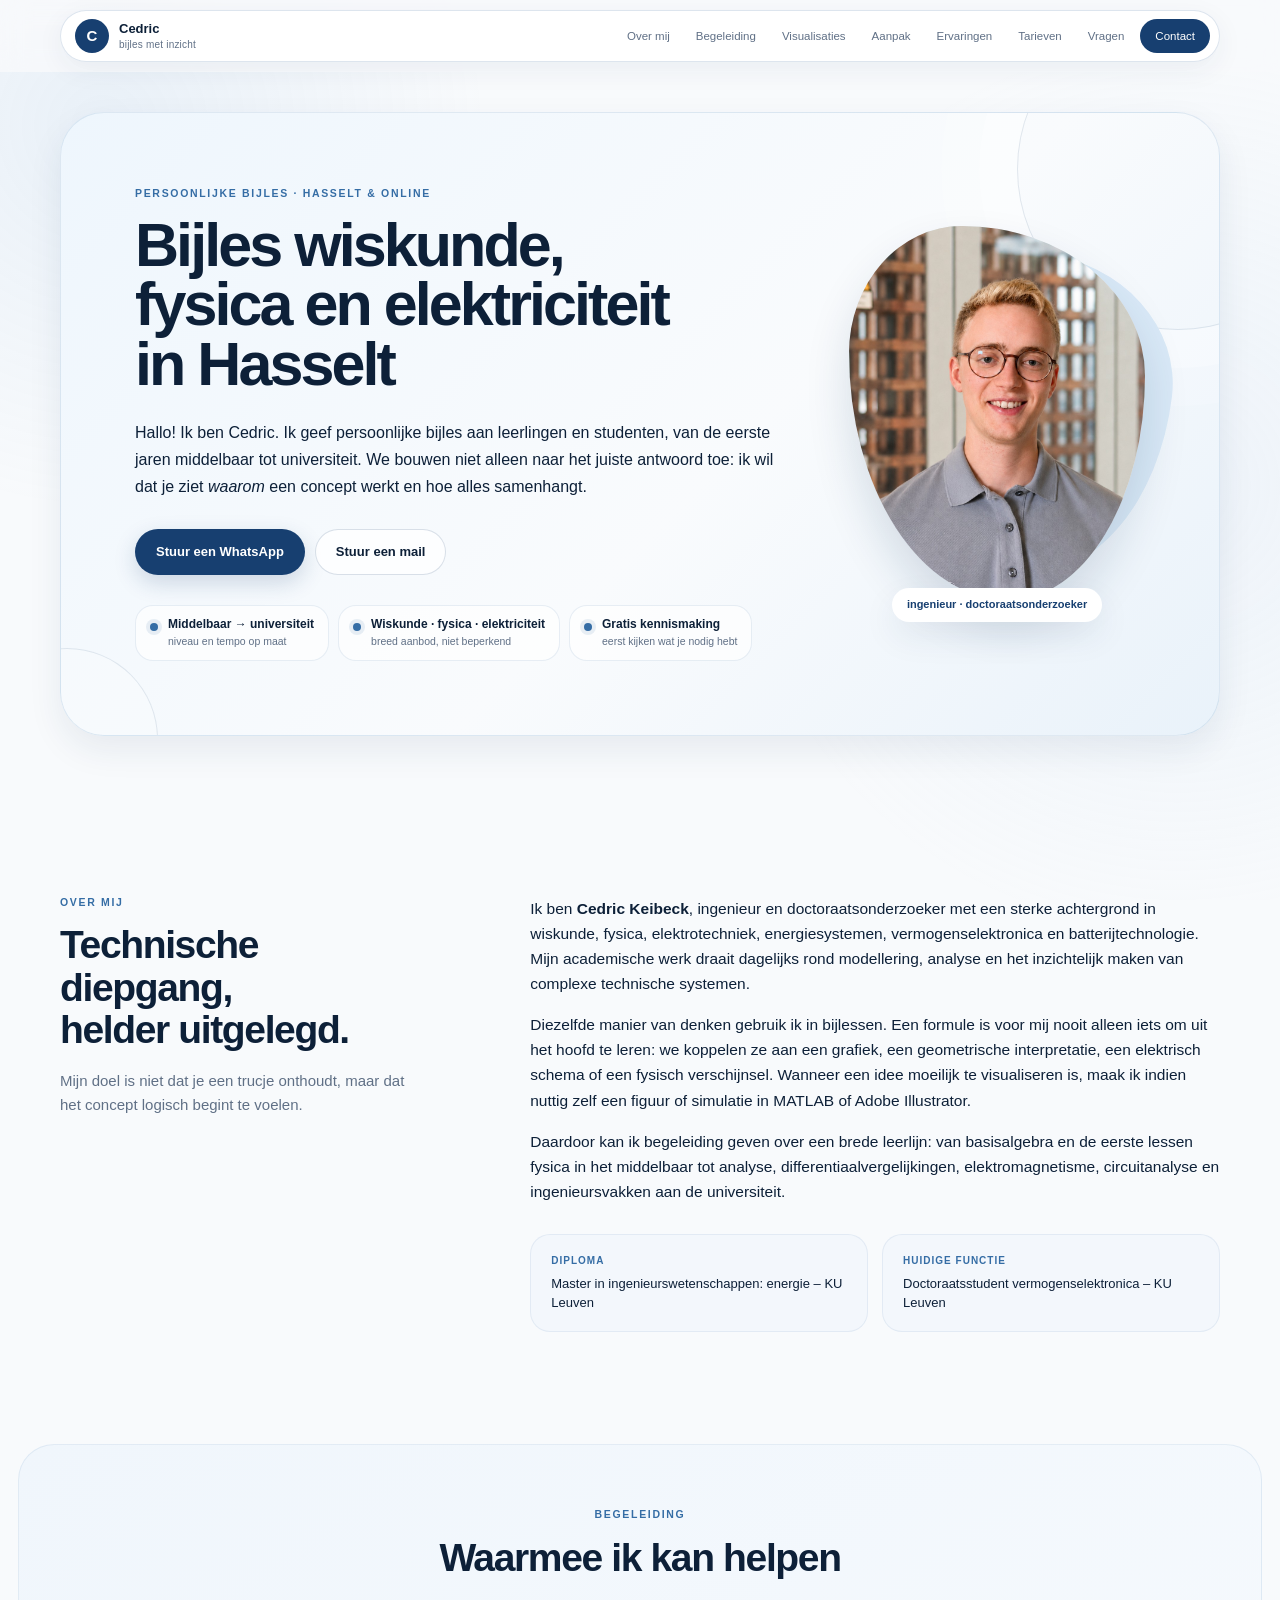
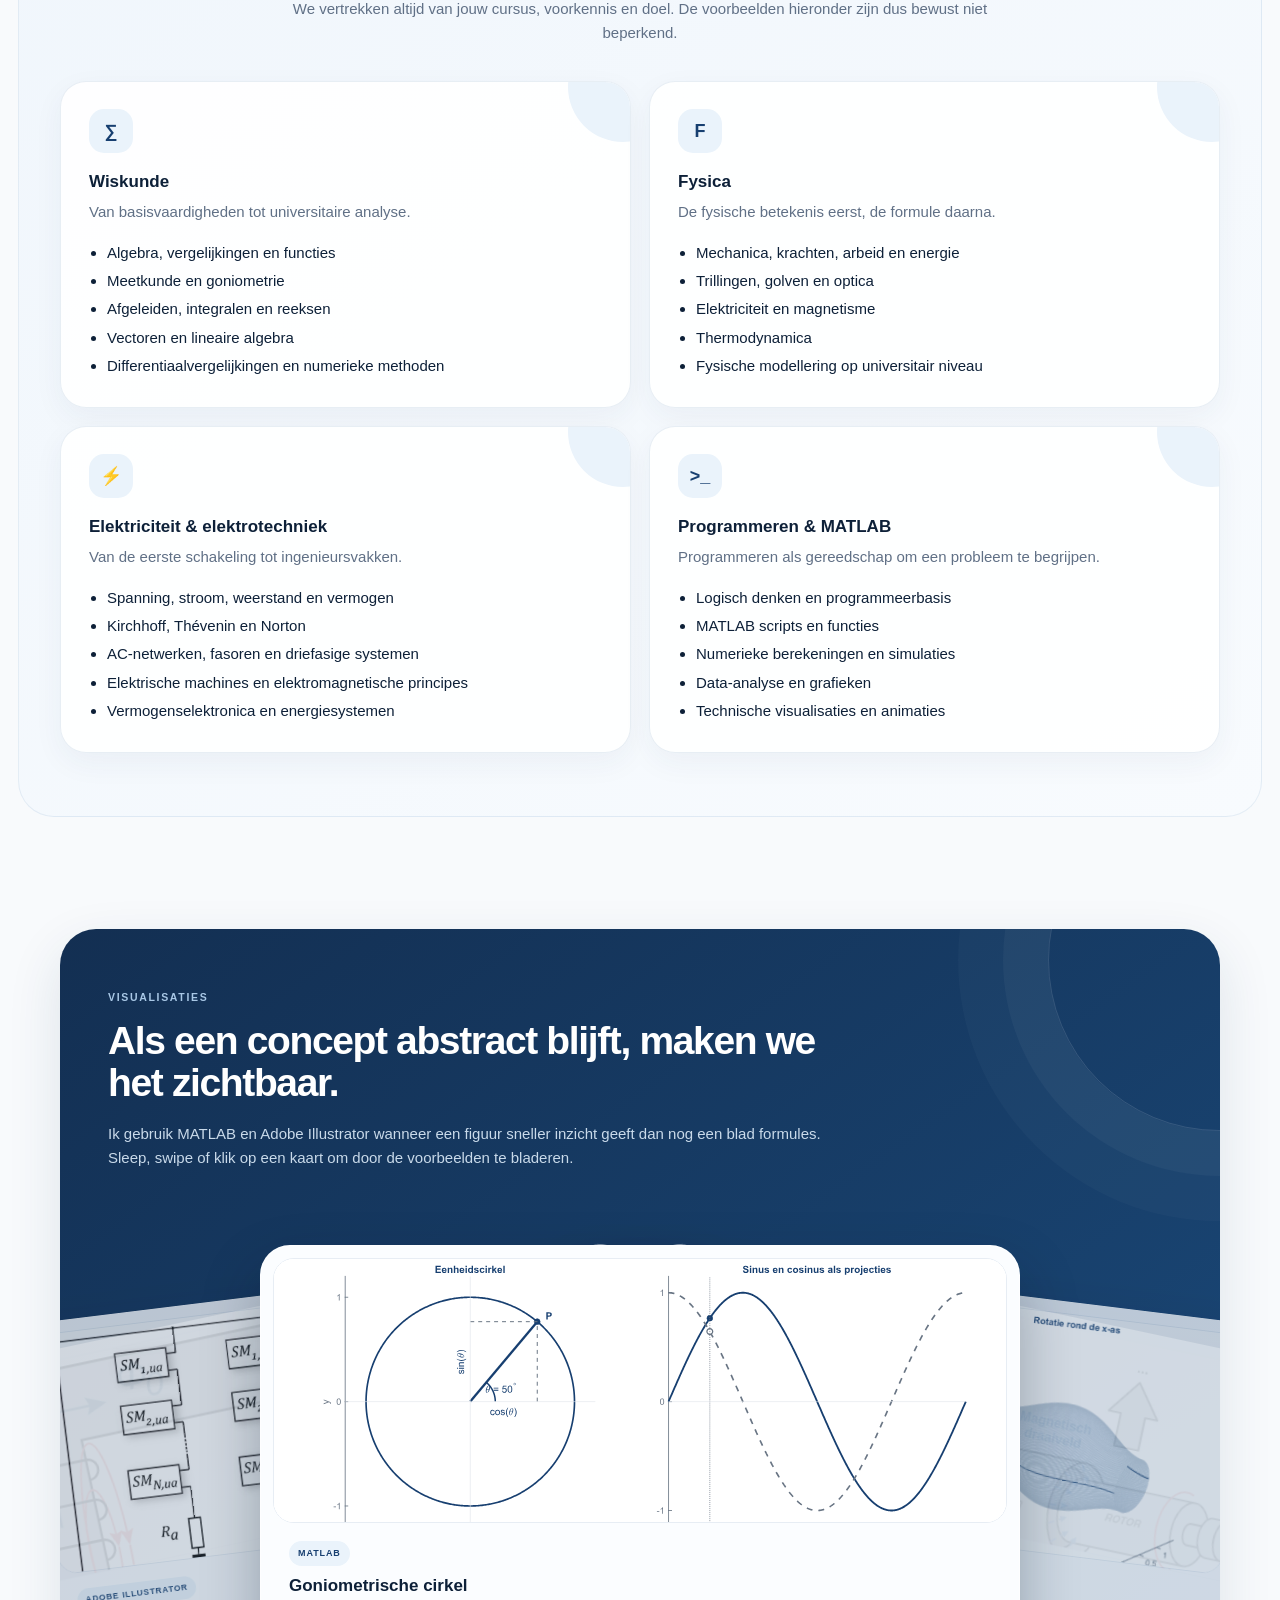
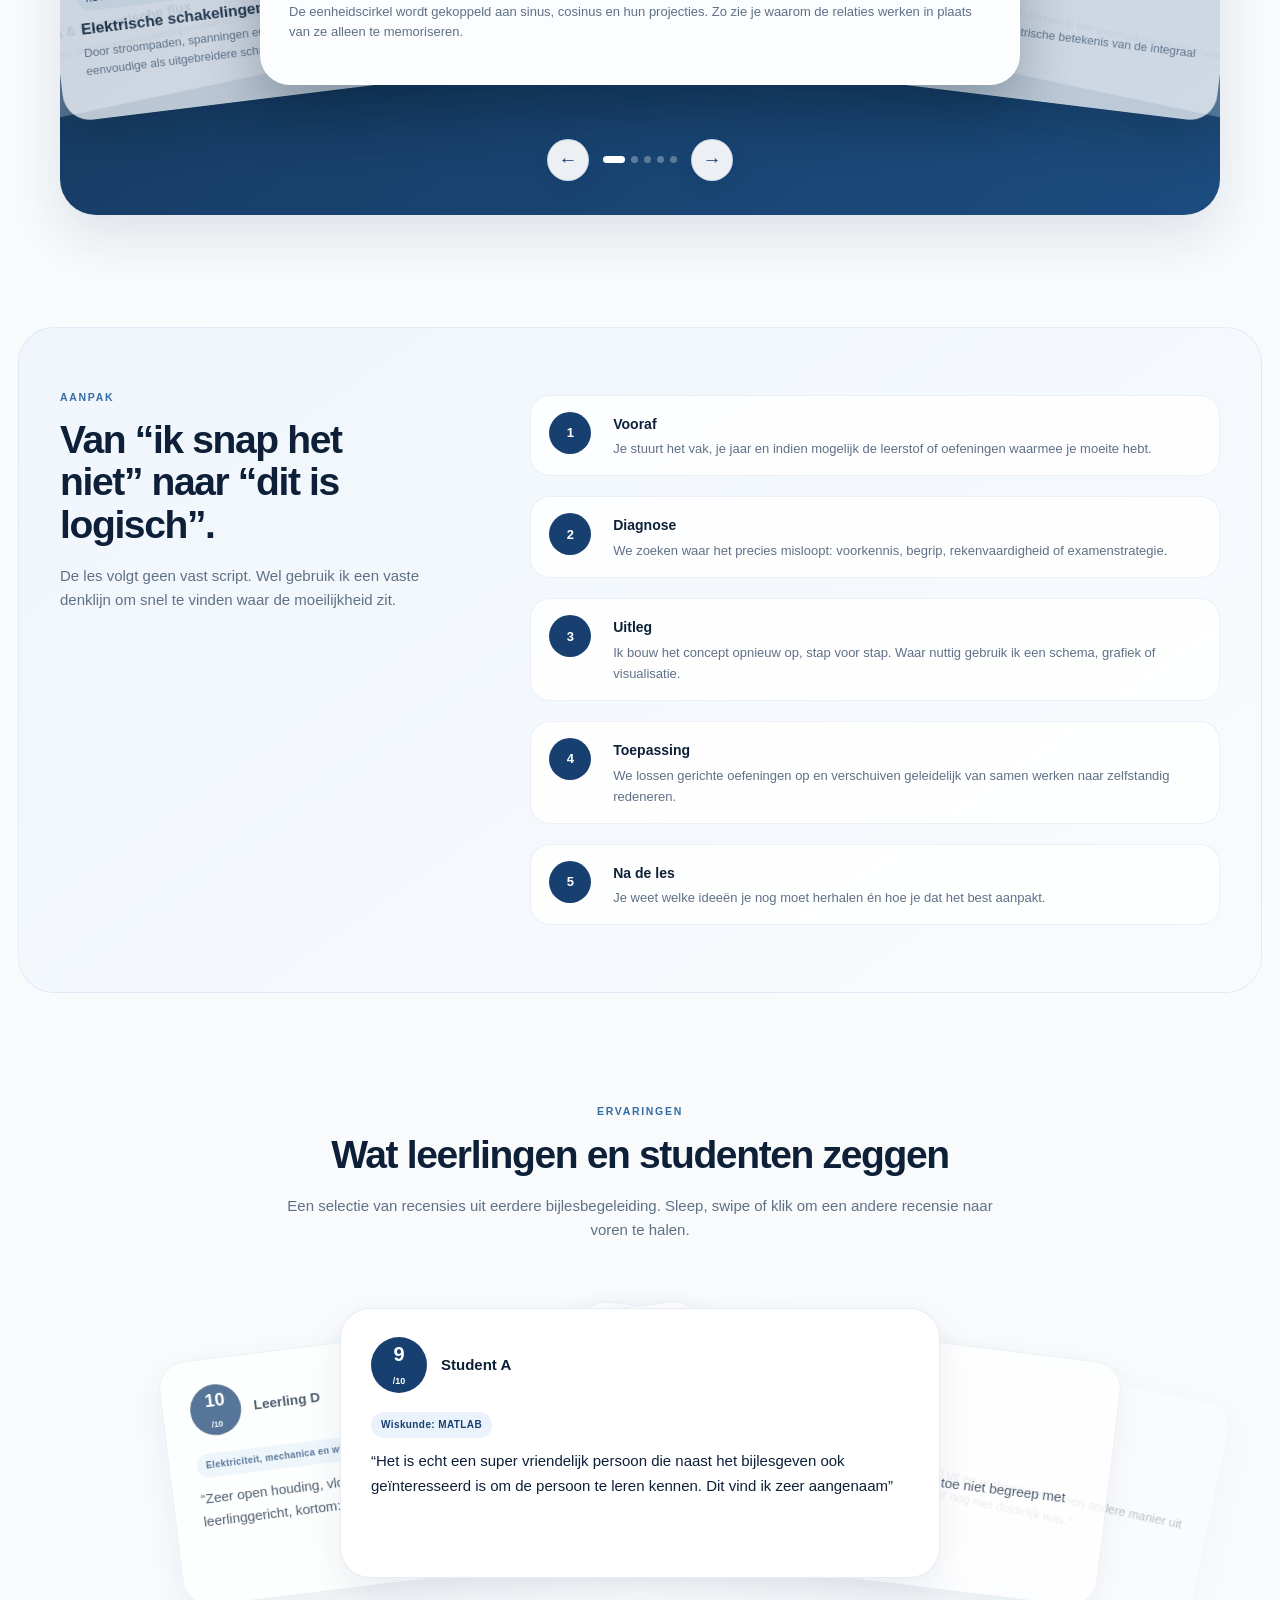
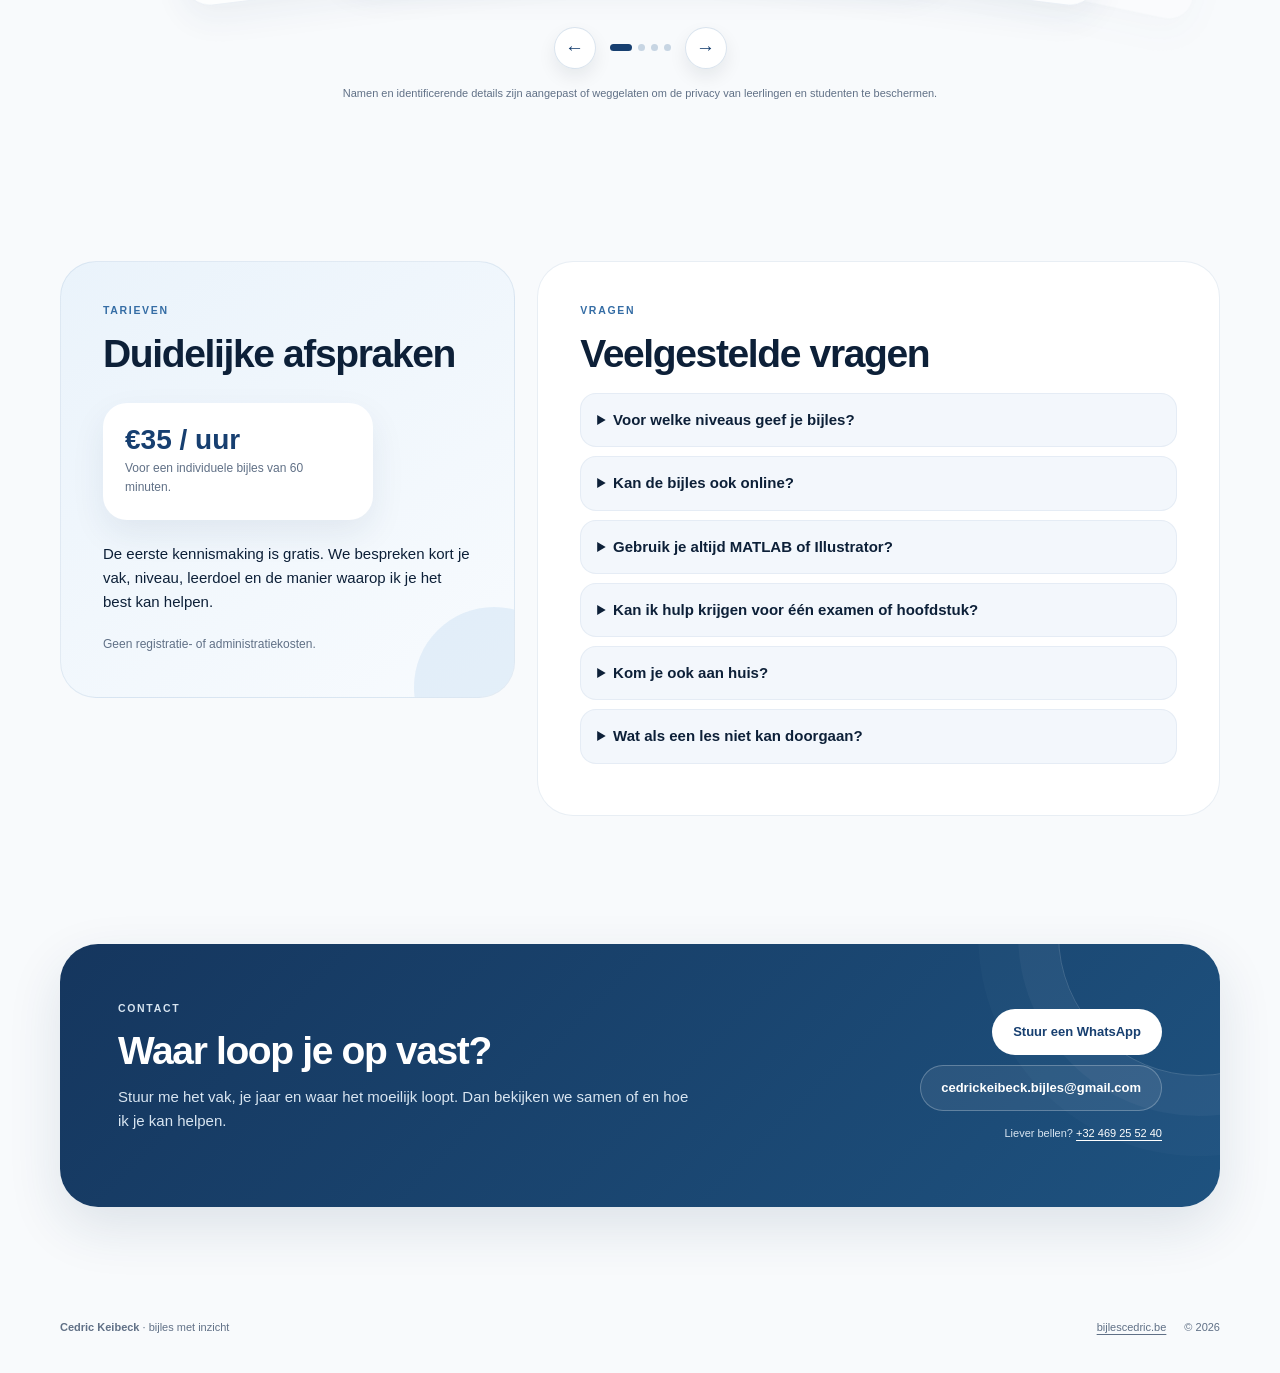
<file: index.html>
<!doctype html>
<html lang="nl-BE">
<head>
  <meta charset="utf-8">
  <meta name="viewport" content="width=device-width, initial-scale=1">
  <meta name="description" content="Persoonlijke bijles wiskunde, fysica en elektriciteit in Hasselt en online, van middelbaar tot universiteit. Duidelijke uitleg met aandacht voor inzicht en visualisatie.">
  <meta name="theme-color" content="#173f70">
  <title>Bijles wiskunde, fysica en elektriciteit in Hasselt | Cedric Keibeck</title>
  <link rel="canonical" href="https://bijlescedric.be/">
  <meta property="og:title" content="Bijles wiskunde, fysica en elektriciteit in Hasselt | Cedric Keibeck">
  <meta property="og:description" content="Persoonlijke bijles van middelbaar tot universiteit, met heldere uitleg en technische visualisaties.">
  <meta property="og:type" content="website">
  <meta property="og:url" content="https://bijlescedric.be/">
  <meta property="og:locale" content="nl_BE">
  <link rel="icon" href="assets/favicon.svg" type="image/svg+xml">
  <link rel="stylesheet" href="styles.css">
  <script type="application/ld+json">
  {
    "@context": "https://schema.org",
    "@type": "Service",
    "name": "Bijles wiskunde, fysica en elektriciteit in Hasselt",
    "url": "https://bijlescedric.be/",
    "description": "Persoonlijke bijles wiskunde, fysica en elektriciteit van middelbaar tot universiteit.",
    "areaServed": {"@type": "City", "name": "Hasselt"},
    "provider": {
      "@type": "Person",
      "name": "Cedric Keibeck",
      "jobTitle": "Doctoraatsstudent vermogenselektronica"
    }
  }
  </script>
</head>
<body>
  <header class="site-header" id="top">
    <div class="wrap nav-wrap">
      <a class="brand" href="#top" aria-label="Naar boven">
        <span class="brand-mark" aria-hidden="true">C</span>
        <span class="brand-copy"><strong>Cedric</strong><small>bijles met inzicht</small></span>
      </a>
      <button class="menu-toggle" aria-expanded="false" aria-controls="site-nav" aria-label="Navigatie openen">Menu</button>
      <nav class="site-nav" id="site-nav" aria-label="Hoofdnavigatie">
        <a href="#over-mij">Over mij</a>
        <a href="#begeleiding">Begeleiding</a>
        <a href="#visualisaties">Visualisaties</a>
        <a href="#aanpak">Aanpak</a>
        <a href="#ervaringen" data-testimonials-nav>Ervaringen</a>
        <a href="#tarieven">Tarieven</a>
        <a href="#vragen">Vragen</a>
        <a class="nav-cta" href="#contact">Contact</a>
      </nav>
    </div>
  </header>

  <main>
    <section class="section hero">
      <div class="wrap">
        <div class="hero-card">
          <div class="hero-copy">
            <p class="eyebrow">PERSOONLIJKE BIJLES · HASSELT & ONLINE</p>
            <h1>Bijles wiskunde,<br>fysica en elektriciteit<br>in Hasselt</h1>
            <p class="intro">
              Hallo! Ik ben <span data-bind="firstName">Cedric</span>. Ik geef persoonlijke bijles aan leerlingen en studenten,
              van de eerste jaren middelbaar tot universiteit. We bouwen niet alleen naar het juiste antwoord toe: ik wil dat je ziet
              <em>waarom</em> een concept werkt en hoe alles samenhangt.
            </p>

            <div class="hero-actions">
              <a class="btn btn-primary" data-bind-href="whatsAppHref" href="#contact">Stuur een WhatsApp</a>
              <a class="btn btn-secondary" data-bind-href="emailHref" href="#contact">Stuur een mail</a>
            </div>

            <div class="facts" aria-label="Sterke punten">
              <div class="fact"><span class="fact-dot"></span><div><strong>Middelbaar → universiteit</strong><span>niveau en tempo op maat</span></div></div>
              <div class="fact"><span class="fact-dot"></span><div><strong>Wiskunde · fysica · elektriciteit</strong><span>breed aanbod, niet beperkend</span></div></div>
              <div class="fact"><span class="fact-dot"></span><div><strong>Gratis kennismaking</strong><span>eerst kijken wat je nodig hebt</span></div></div>
            </div>
          </div>

          <figure class="portrait-wrap">
            <div class="portrait-backdrop" aria-hidden="true"></div>
            <div class="portrait-shell">
              <img class="portrait" data-bind-src="profileImage" src="assets/profile-placeholder.svg" alt="Portretfoto van Cedric Keibeck">
              <div class="portrait-fallback" aria-hidden="true"><span>CK</span><small>Portretfoto</small></div>
            </div>
            <figcaption class="portrait-note">ingenieur · doctoraatsonderzoeker</figcaption>
          </figure>
        </div>
      </div>
    </section>

    <section class="section" id="over-mij">
      <div class="wrap about-grid">
        <div class="section-heading sticky-heading">
          <p class="eyebrow">OVER MIJ</p>
          <h2>Technische diepgang,<br>helder uitgelegd.</h2>
          <p class="section-lead">Mijn doel is niet dat je een trucje onthoudt, maar dat het concept logisch begint te voelen.</p>
        </div>
        <div class="about-content">
          <p>
            Ik ben <strong data-bind="fullName">Cedric Keibeck</strong>, ingenieur en doctoraatsonderzoeker met een sterke achtergrond in
            wiskunde, fysica, elektrotechniek, energiesystemen, vermogenselektronica en batterijtechnologie. Mijn academische werk draait
            dagelijks rond modellering, analyse en het inzichtelijk maken van complexe technische systemen.
          </p>
          <p>
            Diezelfde manier van denken gebruik ik in bijlessen. Een formule is voor mij nooit alleen iets om uit het hoofd te leren:
            we koppelen ze aan een grafiek, een geometrische interpretatie, een elektrisch schema of een fysisch verschijnsel. Wanneer
            een idee moeilijk te visualiseren is, maak ik indien nuttig zelf een figuur of simulatie in MATLAB of Adobe Illustrator.
          </p>
          <p>
            Daardoor kan ik begeleiding geven over een brede leerlijn: van basisalgebra en de eerste lessen fysica in het middelbaar tot
            analyse, differentiaalvergelijkingen, elektromagnetisme, circuitanalyse en ingenieursvakken aan de universiteit.
          </p>

          <dl class="profile-meta" aria-label="Academische achtergrond">
            <div class="profile-meta-item">
              <dt>Diploma</dt>
              <dd data-bind="education">Master in ingenieurswetenschappen: energie – KU Leuven</dd>
            </div>
            <div class="profile-meta-item">
              <dt>Huidige functie</dt>
              <dd data-bind="currentRole">Doctoraatsstudent vermogenselektronica – KU Leuven</dd>
            </div>
          </dl>
        </div>
      </div>
    </section>

    <section class="section section-soft" id="begeleiding">
      <div class="wrap">
        <div class="section-heading centered-heading">
          <p class="eyebrow">BEGELEIDING</p>
          <h2>Waarmee ik kan helpen</h2>
          <p class="section-lead">We vertrekken altijd van jouw cursus, voorkennis en doel. De voorbeelden hieronder zijn dus bewust niet beperkend.</p>
        </div>

        <div class="subjects">
          <article class="subject">
            <div class="subject-icon">∑</div>
            <h3>Wiskunde</h3>
            <p>Van basisvaardigheden tot universitaire analyse.</p>
            <ul>
              <li>Algebra, vergelijkingen en functies</li><li>Meetkunde en goniometrie</li><li>Afgeleiden, integralen en reeksen</li><li>Vectoren en lineaire algebra</li><li>Differentiaalvergelijkingen en numerieke methoden</li>
            </ul>
          </article>
          <article class="subject">
            <div class="subject-icon">F</div>
            <h3>Fysica</h3>
            <p>De fysische betekenis eerst, de formule daarna.</p>
            <ul>
              <li>Mechanica, krachten, arbeid en energie</li><li>Trillingen, golven en optica</li><li>Elektriciteit en magnetisme</li><li>Thermodynamica</li><li>Fysische modellering op universitair niveau</li>
            </ul>
          </article>
          <article class="subject">
            <div class="subject-icon">⚡</div>
            <h3>Elektriciteit & elektrotechniek</h3>
            <p>Van de eerste schakeling tot ingenieursvakken.</p>
            <ul>
              <li>Spanning, stroom, weerstand en vermogen</li><li>Kirchhoff, Thévenin en Norton</li><li>AC-netwerken, fasoren en driefasige systemen</li><li>Elektrische machines en elektromagnetische principes</li><li>Vermogenselektronica en energiesystemen</li>
            </ul>
          </article>
          <article class="subject">
            <div class="subject-icon">&gt;_</div>
            <h3>Programmeren & MATLAB</h3>
            <p>Programmeren als gereedschap om een probleem te begrijpen.</p>
            <ul>
              <li>Logisch denken en programmeerbasis</li><li>MATLAB scripts en functies</li><li>Numerieke berekeningen en simulaties</li><li>Data-analyse en grafieken</li><li>Technische visualisaties en animaties</li>
            </ul>
          </article>
        </div>
      </div>
    </section>

    <section class="section" id="visualisaties">
      <div class="wrap">
        <div class="visuals-shell">
          <div class="section-heading visuals-heading">
            <p class="eyebrow">VISUALISATIES</p>
            <h2>Als een concept abstract blijft, maken we het zichtbaar.</h2>
            <p class="section-lead">Ik gebruik MATLAB en Adobe Illustrator wanneer een figuur sneller inzicht geeft dan nog een blad formules. Sleep, swipe of klik op een kaart om door de voorbeelden te bladeren.</p>
          </div>

          <div class="fan-carousel fan-carousel-visuals" data-fan-carousel aria-label="Voorbeelden van technische visualisaties">
            <div class="fan-stage" data-fan-stage tabindex="0" aria-roledescription="carousel">
              <article class="fan-card viz-card">
                <figure class="viz-figure viz-figure-matlab"><img class="viz-image" src="assets/visualisaties/goniometrische-cirkel.svg" alt="MATLAB-visualisatie van de goniometrische cirkel met sinus- en cosinusprojecties" loading="lazy" draggable="false"></figure>
                <div class="viz-copy"><span class="viz-tool">MATLAB</span><h3>Goniometrische cirkel</h3><p>De eenheidscirkel wordt gekoppeld aan sinus, cosinus en hun projecties. Zo zie je waarom de relaties werken in plaats van ze alleen te memoriseren.</p></div>
              </article>
              <article class="fan-card viz-card">
                <figure class="viz-figure viz-figure-matlab"><img class="viz-image" src="assets/visualisaties/omwentelingslichaam.svg" alt="MATLAB-visualisatie van een vlakke functie die rond een as roteert tot een omwentelingslichaam" loading="lazy" draggable="false"></figure>
                <div class="viz-copy"><span class="viz-tool">MATLAB</span><h3>Omwentelingslichamen</h3><p>Een 2D-profiel en het bijbehorende 3D-lichaam staan naast elkaar. Dat maakt de geometrische betekenis van de integraal zichtbaar.</p></div>
              </article>
              <article class="fan-card viz-card">
                <figure class="viz-figure"><img class="viz-image" src="assets/visualisaties/elektrische-machine.svg" alt="Illustratorfiguur van een elektrische machine" loading="lazy" draggable="false"></figure>
                <div class="viz-copy"><span class="viz-tool">Adobe Illustrator</span><h3>Elektrische machines</h3><p>Magnetische velden, draaiveld, koppel en energiestromen kunnen in één overzicht gekoppeld worden aan de fysica achter de machine.</p></div>
              </article>
              <article class="fan-card viz-card">
                <figure class="viz-figure"><img class="viz-image" src="assets/visualisaties/transformator.svg" alt="Illustratorfiguur van een transformator met wikkelingen en magnetische flux" loading="lazy" draggable="false"></figure>
                <div class="viz-copy"><span class="viz-tool">Adobe Illustrator</span><h3>Transformatoren & magnetische flux</h3><p>Wikkelzin, fluxrichting en magnetische koppeling worden ruimtelijk zichtbaar, zodat tekenconventies en inductiewetten logisch samenkomen.</p></div>
              </article>
              <article class="fan-card viz-card">
                <figure class="viz-figure"><img class="viz-image" src="assets/visualisaties/mmc-circuit.jpg" alt="Voorbeeld van een technisch elektrisch schakelschema" loading="lazy" draggable="false"></figure>
                <div class="viz-copy"><span class="viz-tool">Adobe Illustrator</span><h3>Elektrische schakelingen & vermogensstromen</h3><p>Door stroompaden, spanningen en vermogensstromen rechtstreeks op een schema zichtbaar te maken, worden zowel eenvoudige als uitgebreidere schakelingen intuïtiever.</p></div>
              </article>
            </div>
            <div class="carousel-controls">
              <button class="carousel-arrow" type="button" data-fan-prev aria-label="Vorige visualisatie">←</button>
              <div class="carousel-dots" data-fan-dots aria-label="Kies visualisatie"></div>
              <button class="carousel-arrow" type="button" data-fan-next aria-label="Volgende visualisatie">→</button>
            </div>
          </div>
        </div>
      </div>
    </section>

    <section class="section section-soft" id="aanpak">
      <div class="wrap approach-grid">
        <div class="section-heading sticky-heading">
          <p class="eyebrow">AANPAK</p>
          <h2>Van “ik snap het niet” naar “dit is logisch”.</h2>
          <p class="section-lead">De les volgt geen vast script. Wel gebruik ik een vaste denklijn om snel te vinden waar de moeilijkheid zit.</p>
        </div>
        <ol class="steps">
          <li><span class="step-number">1</span><div><strong>Vooraf</strong><p>Je stuurt het vak, je jaar en indien mogelijk de leerstof of oefeningen waarmee je moeite hebt.</p></div></li>
          <li><span class="step-number">2</span><div><strong>Diagnose</strong><p>We zoeken waar het precies misloopt: voorkennis, begrip, rekenvaardigheid of examenstrategie.</p></div></li>
          <li><span class="step-number">3</span><div><strong>Uitleg</strong><p>Ik bouw het concept opnieuw op, stap voor stap. Waar nuttig gebruik ik een schema, grafiek of visualisatie.</p></div></li>
          <li><span class="step-number">4</span><div><strong>Toepassing</strong><p>We lossen gerichte oefeningen op en verschuiven geleidelijk van samen werken naar zelfstandig redeneren.</p></div></li>
          <li><span class="step-number">5</span><div><strong>Na de les</strong><p>Je weet welke ideeën je nog moet herhalen én hoe je dat het best aanpakt.</p></div></li>
        </ol>
      </div>
    </section>

    <section class="section testimonials-section" id="ervaringen" data-testimonials-section>
      <div class="wrap">
        <div class="section-heading centered-heading">
          <p class="eyebrow">ERVARINGEN</p>
          <h2>Wat leerlingen en studenten zeggen</h2>
          <p class="section-lead">Een selectie van recensies uit eerdere bijlesbegeleiding. Sleep, swipe of klik om een andere recensie naar voren te halen.</p>
        </div>

        <div class="fan-carousel fan-carousel-reviews" data-fan-carousel data-dynamic-carousel aria-label="Recensies">
          <div class="fan-stage" id="testimonials" data-fan-stage tabindex="0" aria-roledescription="carousel" aria-live="polite"></div>
          <div class="carousel-controls">
            <button class="carousel-arrow" type="button" data-fan-prev aria-label="Vorige recensie">←</button>
            <div class="carousel-dots" data-fan-dots aria-label="Kies recensie"></div>
            <button class="carousel-arrow" type="button" data-fan-next aria-label="Volgende recensie">→</button>
          </div>
        </div>
        <p class="privacy-note">Namen en identificerende details zijn aangepast of weggelaten om de privacy van leerlingen en studenten te beschermen.</p>
        <p id="testimonials-empty" class="muted">Nog geen recensies toegevoegd.</p>
      </div>
    </section>

    <section class="section practical-section" id="tarieven">
      <div class="wrap practical-grid">
        <div class="price-card">
          <p class="eyebrow">TARIEVEN</p>
          <h2>Duidelijke afspraken</h2>
          <div class="price-bubble"><strong data-bind="priceLabel">€35 / uur</strong><span data-bind="priceDetail">Voor een individuele bijles van 60 minuten.</span></div>
          <p>De eerste kennismaking is gratis. We bespreken kort je vak, niveau, leerdoel en de manier waarop ik je het best kan helpen.</p>
          <span class="small-note">Geen registratie- of administratiekosten.</span>
        </div>

        <div class="faq-card" id="vragen">
          <p class="eyebrow">VRAGEN</p>
          <h2>Veelgestelde vragen</h2>
          <div class="faq">
            <details><summary>Voor welke niveaus geef je bijles?</summary><p>Van de eerste jaren middelbaar tot universitaire vakken. De aanpak en diepgang worden volledig aangepast aan het niveau van de leerling of student.</p></details>
            <details><summary>Kan de bijles ook online?</summary><p>Ja. Online lessen kunnen via een videoplatform met schermdeling en een digitaal bord. MATLAB, schema's en visualisaties kunnen daarbij rechtstreeks gedeeld worden.</p></details>
            <details><summary>Gebruik je altijd MATLAB of Illustrator?</summary><p>Nee. Alleen wanneer een visualisatie echt helpt. Soms is een eenvoudige schets of een paar goed gekozen oefeningen veel efficiënter.</p></details>
            <details><summary>Kan ik hulp krijgen voor één examen of hoofdstuk?</summary><p>Zeker. Bijles kan eenmalig of terugkerend zijn. Stuur vooraf zo veel mogelijk cursusmateriaal door zodat we de beschikbare tijd gericht kunnen gebruiken.</p></details>
            <details><summary>Kom je ook aan huis?</summary><p><span data-bind="travelText"></span></p></details>
            <details><summary>Wat als een les niet kan doorgaan?</summary><p><span data-bind="cancellationText"></span></p></details>
          </div>
        </div>
      </div>
    </section>

    <section class="section contact-section" id="contact">
      <div class="wrap">
        <div class="contact-card">
          <div>
            <p class="eyebrow eyebrow-light">CONTACT</p>
            <h2>Waar loop je op vast?</h2>
            <p>Stuur me het vak, je jaar en waar het moeilijk loopt. Dan bekijken we samen of en hoe ik je kan helpen.</p>
          </div>
          <div class="contact-actions">
            <a class="btn btn-light" data-bind-href="whatsAppHref" href="#">Stuur een WhatsApp</a>
            <a class="btn btn-ghost" data-bind-href="emailHref" href="#"><span data-bind="email">cedrickeibeck.bijles@gmail.com</span></a>
            <p class="contact-phone">Liever bellen? <a data-bind-href="phoneHref" href="#"><span data-bind="phoneDisplay">+32 469 25 52 40</span></a></p>
          </div>
        </div>
      </div>
    </section>
  </main>

  <footer class="footer">
    <div class="wrap footer-inner">
      <span><strong data-bind="fullName">Cedric Keibeck</strong> · bijles met inzicht</span>
      <span class="footer-spacer"></span>
      <a href="https://bijlescedric.be/">bijlescedric.be</a>
      <span>© <span id="year"></span></span>
    </div>
  </footer>

  <script src="site-config.js"></script>
  <script src="script.js"></script>
</body>
</html>
</file>
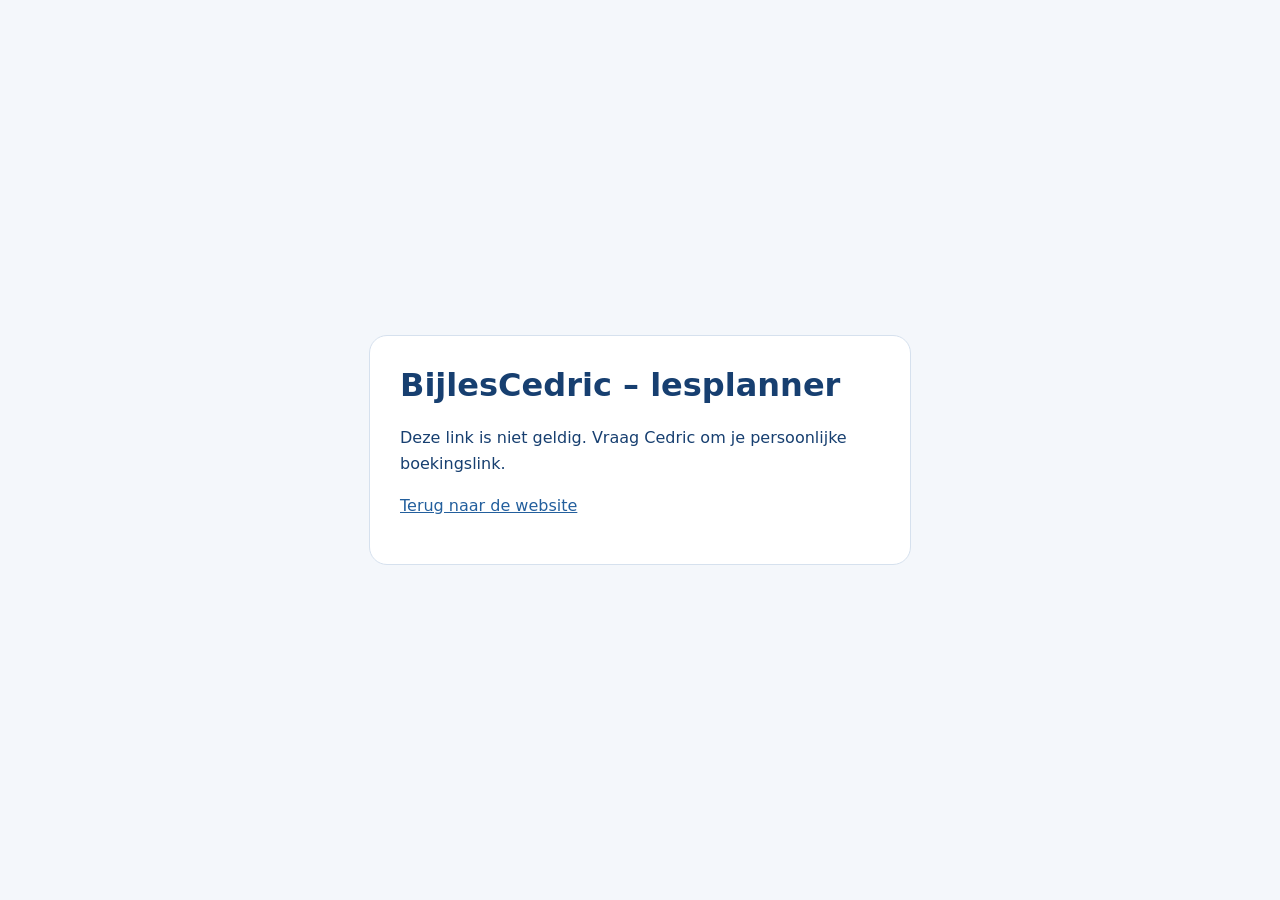
<file: plan-les/index.html>
<!doctype html>
<html lang="nl-BE">
<head>
  <meta charset="utf-8">
  <meta name="viewport" content="width=device-width, initial-scale=1">
  <meta name="robots" content="noindex,nofollow,noarchive">
  <meta name="referrer" content="no-referrer">
  <title>Lesplanner | BijlesCedric</title>
  <style>
    body{margin:0;min-height:100vh;display:grid;place-items:center;background:#f4f7fb;
    color:#173f70;font:16px system-ui,-apple-system,BlinkMacSystemFont,"Segoe UI",sans-serif}
    main{max-width:480px;margin:20px;padding:30px;border-radius:18px;background:#fff;border:1px solid #d6e1ee}
    h1{margin-top:0}p{line-height:1.6}a{color:#235f9d}
  </style>
  <script src="config.js"></script>
</head>
<body>
  <main><h1>BijlesCedric – lesplanner</h1>
    <p id="message">Je persoonlijke boekingslink wordt geopend…</p>
    <p><a href="/">Terug naar de website</a></p>
  </main>
  <script>
    (function(){
      const url = String(window.BIJLES_PLANNER_APP_URL || '');
      const params = new URLSearchParams(window.location.search);
      const key = params.get('k') || '';
      const admin = params.get('mode') === 'admin';
      if (!/^https:\/\/script\.google\.com\/macros\/s\/[A-Za-z0-9_-]+\/exec$/.test(url)) {
        document.getElementById('message').textContent =
          'De lesplanner is nog niet gekoppeld. Stel de deployment-URL in via plan-les/config.js.';
        return;
      }
      if (!admin && !/^[A-Za-z0-9_-]{16,100}$/.test(key)) {
        document.getElementById('message').textContent =
          'Deze link is niet geldig. Vraag Cedric om je persoonlijke boekingslink.';
        return;
      }
      const target = new URL(url);
      if (admin) {
        target.searchParams.set('mode','admin');
        const booking = params.get('booking') || '';
        if (/^[A-Za-z0-9_-]{16,100}$/.test(booking)) target.searchParams.set('booking',booking);
      } else {
        target.searchParams.set('k',key);
        const offer = params.get('offer') || '';
        if (/^[A-Za-z0-9_-]{16,100}$/.test(offer)) target.searchParams.set('offer',offer);
      }
      window.location.replace(target.toString());
    })();
  </script>
</body>
</html>
</file>
<file: styles.css>
:root {
  --ink: #0d2038;
  --blue: #173f70;
  --blue-dark: #102f55;
  --blue-mid: #356da5;
  --blue-soft: #eaf3fb;
  --blue-soft-2: #f3f7fc;
  --white: #ffffff;
  --paper: #f8fafc;
  --muted: #607086;
  --line: #d8e3ee;
  --shadow: 0 20px 54px rgba(21, 54, 88, .12);
  --shadow-soft: 0 14px 34px rgba(21, 54, 88, .08);
  --max: 1160px;
  --header-h: 72px;
  --radius-xl: 36px;
  --radius-lg: 26px;
  --radius-md: 18px;
}

* { box-sizing: border-box; }
html { scroll-behavior: smooth; scroll-padding-top: calc(var(--header-h) + 18px); }
body {
  margin: 0;
  background: var(--paper);
  color: var(--ink);
  font-family: -apple-system, BlinkMacSystemFont, "Segoe UI", Roboto, Helvetica, Arial, sans-serif;
  font-size: 15px;
  line-height: 1.62;
  -webkit-font-smoothing: antialiased;
  text-rendering: optimizeLegibility;
}
body::before {
  content: "";
  position: fixed;
  inset: 0;
  z-index: -1;
  pointer-events: none;
  background:
    radial-gradient(circle at 8% 14%, rgba(128, 174, 219, .12), transparent 24rem),
    radial-gradient(circle at 92% 54%, rgba(190, 216, 240, .18), transparent 28rem);
}

img, svg { max-width: 100%; }
a { color: var(--blue); text-decoration-thickness: 1px; text-underline-offset: 3px; }
a:hover { text-decoration-thickness: 2px; }
button, a { -webkit-tap-highlight-color: transparent; }
[hidden] { display: none !important; }

.wrap { width: min(calc(100% - 48px), var(--max)); margin-inline: auto; }
.section { padding: 88px 0; }
.section[id] { scroll-margin-top: calc(var(--header-h) + 18px); }
.section-soft { position: relative; }
.section-soft::before {
  content: "";
  position: absolute;
  inset: 24px max(18px, calc((100vw - var(--max) - 84px) / 2));
  z-index: -1;
  background: linear-gradient(145deg, #f0f6fc, #f8fbfe);
  border: 1px solid rgba(126, 161, 196, .16);
  border-radius: var(--radius-xl);
}

.site-header {
  position: sticky;
  top: 0;
  z-index: 50;
  min-height: var(--header-h);
  padding: 10px 0;
  background: rgba(248, 250, 252, .84);
  backdrop-filter: blur(14px);
}
.nav-wrap {
  min-height: 52px;
  padding: 7px 9px 7px 14px;
  display: flex;
  align-items: center;
  justify-content: space-between;
  gap: 24px;
  background: rgba(255,255,255,.94);
  border: 1px solid rgba(159, 182, 205, .35);
  border-radius: 999px;
  box-shadow: 0 8px 28px rgba(18, 50, 82, .06);
}
.brand { display: inline-flex; align-items: center; gap: 10px; color: var(--ink); text-decoration: none; }
.brand-mark {
  display: grid; place-items: center; width: 34px; height: 34px;
  border-radius: 50%; background: var(--blue); color: var(--white);
  font-size: 15px; font-weight: 800;
}
.brand-copy { display: grid; line-height: 1.05; }
.brand-copy strong { font-size: 13px; }
.brand-copy small { margin-top: 4px; color: var(--muted); font-size: 10px; letter-spacing: .02em; }
.site-nav { display: flex; align-items: center; gap: 6px; margin-left: auto; }
.site-nav a {
  padding: 8px 10px;
  border-radius: 999px;
  color: var(--muted);
  text-decoration: none;
  font-size: 11.5px;
  white-space: nowrap;
  transition: color .18s ease, background .18s ease;
}
.site-nav a:hover { color: var(--ink); background: var(--blue-soft-2); }
.site-nav .nav-cta { padding-inline: 15px; background: var(--blue); color: var(--white); }
.site-nav .nav-cta:hover { background: var(--blue-dark); color: var(--white); }
.menu-toggle { display: none; border: 0; padding: 9px 14px; border-radius: 999px; background: var(--blue-soft); color: var(--blue); font: inherit; font-size: 12px; font-weight: 700; cursor: pointer; }

.hero { padding-top: 40px; padding-bottom: 72px; }
.hero-card {
  position: relative;
  isolation: isolate;
  overflow: hidden;
  display: grid;
  grid-template-columns: minmax(0, 1.45fr) minmax(280px, .66fr);
  gap: 64px;
  align-items: center;
  min-height: 610px;
  padding: clamp(42px, 6vw, 74px);
  border-radius: 44px;
  background: linear-gradient(135deg, #eef6fd 0%, #f9fbfd 57%, #e9f2fa 100%);
  border: 1px solid rgba(119, 158, 196, .2);
  box-shadow: var(--shadow-soft);
}
.hero-card::before,
.hero-card::after {
  content: "";
  position: absolute;
  z-index: -1;
  border-radius: 50%;
  border: 1px solid rgba(23, 63, 112, .11);
}
.hero-card::before { width: 320px; height: 320px; right: -120px; top: -105px; box-shadow: 0 0 0 38px rgba(255,255,255,.22), 0 0 0 76px rgba(255,255,255,.14); }
.hero-card::after { width: 180px; height: 180px; left: -85px; bottom: -95px; background: rgba(255,255,255,.2); }

.eyebrow { margin: 0 0 15px; color: var(--blue-mid); font-size: 10.5px; line-height: 1.3; letter-spacing: .16em; font-weight: 800; }
.eyebrow-light { color: #bed8f3; }
h1, h2, h3 { margin-top: 0; color: var(--ink); font-weight: 750; }
h1 { max-width: 680px; margin-bottom: 24px; font-size: clamp(42px, 5vw, 61px); line-height: .98; letter-spacing: -.048em; }
h2 { margin-bottom: 18px; font-size: clamp(29px, 3.5vw, 39px); line-height: 1.08; letter-spacing: -.035em; }
h3 { margin-bottom: 8px; font-size: 17px; line-height: 1.25; }
p { margin: 0 0 16px; }
.intro { max-width: 660px; font-size: 16px; line-height: 1.7; }
.section-lead { max-width: 720px; color: var(--muted); font-size: 15px; }
.section-heading { max-width: 720px; }
.centered-heading { margin-inline: auto; text-align: center; }
.centered-heading .section-lead { margin-inline: auto; }

.hero-actions, .contact-actions { display: flex; align-items: center; gap: 10px; flex-wrap: wrap; margin-top: 28px; }
.btn {
  display: inline-flex; min-height: 46px; align-items: center; justify-content: center;
  padding: 11px 20px; border: 1px solid transparent; border-radius: 999px;
  font-size: 13px; font-weight: 750; line-height: 1.2; text-decoration: none;
  transition: transform .18s ease, box-shadow .18s ease, background .18s ease, border-color .18s ease;
}
.btn:hover { transform: translateY(-1px); text-decoration: none; }
.btn-primary { background: var(--blue); color: var(--white); box-shadow: 0 8px 22px rgba(23,63,112,.18); }
.btn-primary:hover { background: var(--blue-dark); box-shadow: 0 12px 28px rgba(23,63,112,.24); }
.btn-secondary { background: rgba(255,255,255,.78); border-color: rgba(23,63,112,.16); color: var(--ink); }
.btn-secondary:hover { background: var(--white); border-color: rgba(23,63,112,.3); }

.facts { display: flex; flex-wrap: wrap; gap: 9px; margin-top: 30px; }
.fact {
  display: flex; align-items: flex-start; gap: 10px; max-width: 240px;
  padding: 11px 14px; border-radius: 18px; background: rgba(255,255,255,.66); border: 1px solid rgba(121,157,191,.17);
}
.fact-dot { flex: 0 0 auto; width: 8px; height: 8px; margin-top: 6px; border-radius: 50%; background: var(--blue-mid); box-shadow: 0 0 0 4px rgba(53,109,165,.11); }
.fact strong { display: block; margin-bottom: 2px; font-size: 12px; line-height: 1.3; }
.fact span { display: block; color: var(--muted); font-size: 10.5px; line-height: 1.4; }

.portrait-wrap { position: relative; margin: 0; justify-self: end; width: min(100%, 330px); }
.portrait-backdrop { position: absolute; width: 88%; aspect-ratio: .82; right: -24px; top: 28px; border-radius: 44% 56% 48% 52% / 38% 40% 60% 62%; background: #d9e9f7; transform: rotate(7deg); }
.portrait-shell { position: relative; width: 100%; aspect-ratio: .79; overflow: hidden; border-radius: 38% 62% 46% 54% / 34% 40% 60% 66%; background: #e5edf4; box-shadow: 0 24px 46px rgba(17,52,86,.14); }
.portrait { display: block; width: 100%; height: 100%; object-fit: cover; background: #edf2f7; }
.portrait-fallback { position: absolute; inset: 0; display: none; place-items: center; align-content: center; gap: 4px; color: var(--blue); background: #edf2f7; }
.portrait-fallback span { font-size: 42px; font-weight: 700; }
.portrait-fallback small { color: var(--muted); font-size: 12px; }
.portrait-shell.is-fallback .portrait { display: none; }
.portrait-shell.is-fallback .portrait-fallback { display: grid; }
.portrait-note { position: relative; width: max-content; max-width: 100%; margin: -12px auto 0; padding: 8px 15px; border-radius: 999px; background: var(--white); color: var(--blue); box-shadow: var(--shadow-soft); font-size: 11px; font-weight: 700; }

.about-grid, .approach-grid { display: grid; grid-template-columns: minmax(250px,.72fr) minmax(0,1.35fr); gap: clamp(48px, 8vw, 110px); align-items: start; }
.sticky-heading { position: sticky; top: calc(var(--header-h) + 34px); }
.about-content { max-width: 720px; }
.about-content > p { font-size: 15.5px; }
.profile-meta { display: grid; grid-template-columns: 1fr 1fr; gap: 14px; margin: 30px 0 0; }
.profile-meta-item { margin: 0; padding: 18px 20px; border-radius: 20px; background: var(--blue-soft-2); border: 1px solid rgba(126,160,193,.15); }
.profile-meta dt { margin-bottom: 6px; color: var(--blue-mid); font-size: 10px; font-weight: 800; letter-spacing: .1em; text-transform: uppercase; }
.profile-meta dd { margin: 0; font-size: 13px; line-height: 1.45; }

.subjects { display: grid; grid-template-columns: repeat(2, minmax(0,1fr)); gap: 18px; margin-top: 36px; }
.subject { position: relative; overflow: hidden; min-height: 290px; padding: 27px 28px 25px; border-radius: var(--radius-lg); background: rgba(255,255,255,.88); border: 1px solid rgba(126,160,193,.18); box-shadow: 0 10px 30px rgba(31,66,102,.05); }
.subject::after { content: ""; position: absolute; width: 110px; height: 110px; right: -48px; top: -50px; border-radius: 50%; background: var(--blue-soft); }
.subject-icon { position: relative; z-index: 1; display: grid; place-items: center; width: 44px; height: 44px; margin-bottom: 18px; border-radius: 15px; background: var(--blue-soft); color: var(--blue); font-size: 18px; font-weight: 800; }
.subject p { color: var(--muted); }
ul { margin: 0; padding-left: 18px; }
li { margin: 4px 0; }

.visuals-shell { position: relative; overflow: hidden; padding: clamp(34px,5vw,62px) clamp(18px,4vw,48px) 34px; border-radius: var(--radius-xl); background: linear-gradient(145deg,#132f52,#1b4c7e); color: var(--white); box-shadow: var(--shadow); }
.visuals-shell::after { content: ""; position: absolute; width: 340px; height: 340px; right: -170px; top: -140px; border-radius: 50%; border: 1px solid rgba(255,255,255,.13); box-shadow: 0 0 0 45px rgba(255,255,255,.035), 0 0 0 90px rgba(255,255,255,.025); }
.visuals-heading { position: relative; z-index: 1; }
.visuals-heading h2 { color: var(--white); max-width: 760px; }
.visuals-heading .section-lead { color: #c9daea; }
.visuals-heading .eyebrow { color: #a9c8e6; }

.fan-carousel { --drag-x: 0px; position: relative; user-select: none; }
.fan-stage { position: relative; margin-top: 10px; outline: none; touch-action: pan-y; cursor: grab; }
.fan-stage.is-dragging { cursor: grabbing; }
.fan-stage:focus-visible { outline: 2px solid #78a8d5; outline-offset: 5px; border-radius: 22px; }
.fan-card { position: absolute; left: 50%; top: 50%; transform-origin: 50% 90%; transition: transform .42s cubic-bezier(.2,.75,.2,1), opacity .34s ease, filter .34s ease; will-change: transform; cursor: pointer; }
.fan-card[data-offset="0"] { z-index: 5; opacity: 1; transform: translate(-50%,-50%) translateX(var(--drag-x)) rotate(0deg) scale(1); cursor: grab; }
.fan-card[data-offset="-1"] { z-index: 4; opacity: .72; transform: translate(-50%,-50%) translateX(-31%) rotate(-7deg) scale(.91); }
.fan-card[data-offset="1"] { z-index: 4; opacity: .72; transform: translate(-50%,-50%) translateX(31%) rotate(7deg) scale(.91); }
.fan-card[data-offset="-2"] { z-index: 3; opacity: .28; transform: translate(-50%,-50%) translateX(-52%) rotate(-12deg) scale(.82); filter: saturate(.8); }
.fan-card[data-offset="2"] { z-index: 3; opacity: .28; transform: translate(-50%,-50%) translateX(52%) rotate(12deg) scale(.82); filter: saturate(.8); }
.fan-card[data-offset="hidden"] { z-index: 1; opacity: 0; pointer-events: none; transform: translate(-50%,-50%) scale(.72); }
.fan-stage.is-dragging .fan-card { transition: opacity .15s ease, filter .15s ease; }

.fan-carousel-visuals { margin-top: 24px; }
.fan-carousel-visuals .fan-stage { height: 540px; }
.viz-card { width: min(760px, 72%); height: 440px; overflow: hidden; display: grid; grid-template-rows: 265px 1fr; padding: 12px; border-radius: 30px; background: #fbfdff; color: var(--ink); box-shadow: 0 28px 58px rgba(5,20,37,.28); border: 1px solid rgba(255,255,255,.7); }
.viz-figure { margin: 0; min-height: 0; display: grid; place-items: center; overflow: hidden; border-radius: 21px; background: #fff; border: 1px solid #e7edf4; }
.viz-image { display: block; width: 100%; height: 100%; object-fit: contain; padding: 8px; background: #fff; pointer-events: none; }
.viz-figure-matlab .viz-image { padding: 0; }
.viz-copy { padding: 16px 16px 12px; }
.viz-tool { display: inline-flex; padding: 5px 9px; margin-bottom: 9px; border-radius: 999px; background: var(--blue-soft); color: var(--blue); font-size: 9px; font-weight: 800; letter-spacing: .1em; text-transform: uppercase; }
.viz-copy h3 { margin-bottom: 6px; }
.viz-copy p { margin: 0; color: var(--muted); font-size: 13px; line-height: 1.52; }

.carousel-controls { position: relative; z-index: 8; display: flex; align-items: center; justify-content: center; gap: 14px; margin-top: 4px; }
.carousel-arrow { display: grid; place-items: center; width: 42px; height: 42px; border: 1px solid rgba(130,163,194,.3); border-radius: 50%; background: rgba(255,255,255,.92); color: var(--blue); font-size: 19px; cursor: pointer; box-shadow: 0 8px 18px rgba(6,24,42,.08); transition: transform .18s ease, background .18s ease; }
.carousel-arrow:hover { transform: translateY(-1px); background: #fff; }
.carousel-dots { display: flex; align-items: center; gap: 6px; }
.carousel-dot { width: 7px; height: 7px; padding: 0; border: 0; border-radius: 50%; background: rgba(255,255,255,.3); cursor: pointer; transition: width .2s ease, background .2s ease; }
.carousel-dot.is-active { width: 22px; border-radius: 999px; background: #fff; }
.fan-carousel-reviews .carousel-dot { background: #c7d5e3; }
.fan-carousel-reviews .carousel-dot.is-active { background: var(--blue); }

.steps { list-style: none; margin: 0; padding: 0; display: grid; gap: 12px; }
.steps li { display: grid; grid-template-columns: 48px minmax(0,1fr); gap: 16px; align-items: start; padding: 16px 18px; border-radius: 20px; background: rgba(255,255,255,.84); border: 1px solid rgba(126,160,193,.15); }
.step-number { display: grid; place-items: center; width: 42px; height: 42px; border-radius: 50%; background: var(--blue); color: #fff; font-size: 13px; font-weight: 800; }
.steps strong { display: block; margin: 1px 0 3px; font-size: 14px; }
.steps p { margin: 0; color: var(--muted); font-size: 13px; }

.testimonials-section { overflow: hidden; }
.fan-carousel-reviews { margin-top: 20px; }
.fan-carousel-reviews .fan-stage { height: 360px; }
.testimonial { width: min(600px, 72%); min-height: 270px; padding: 28px 30px; border-radius: 30px; background: var(--white); border: 1px solid rgba(130,162,194,.2); box-shadow: var(--shadow-soft); }
.testimonial-topline { display: flex; align-items: center; gap: 14px; margin-bottom: 18px; }
.testimonial-score { display: grid; place-items: center; width: 56px; height: 56px; border-radius: 50%; background: var(--blue); color: #fff; font-size: 20px; line-height: 1; font-weight: 800; }
.testimonial-score small { font-size: 9px; font-weight: 700; }
.testimonial-author { display: block; font-size: 15px; }
.testimonial-subject { display: inline-flex; margin-bottom: 11px; padding: 5px 10px; border-radius: 999px; background: var(--blue-soft); color: var(--blue); font-size: 10px; font-weight: 800; letter-spacing: .04em; }
.testimonial blockquote { margin: 0; color: var(--ink); font-size: 15px; line-height: 1.65; }
.privacy-note { max-width: 700px; margin: 16px auto 0; color: var(--muted); font-size: 11px; line-height: 1.5; text-align: center; }

.practical-section { padding-top: 72px; }
.practical-grid { display: grid; grid-template-columns: .8fr 1.2fr; gap: 22px; align-items: start; }
.price-card, .faq-card { padding: clamp(28px,4vw,42px); border-radius: var(--radius-xl); border: 1px solid rgba(130,162,194,.18); }
.price-card { position: sticky; top: calc(var(--header-h) + 28px); overflow: hidden; background: linear-gradient(145deg,#eaf3fb,#f8fbfe); }
.price-card::after { content:""; position:absolute; width:160px; height:160px; right:-60px; bottom:-70px; border-radius:50%; background:rgba(135,181,224,.18); }
.price-bubble { position: relative; z-index: 1; display: grid; gap: 3px; width: min(100%, 270px); margin: 28px 0 22px; padding: 22px; border-radius: 24px; background: var(--white); box-shadow: var(--shadow-soft); }
.price-bubble strong { color: var(--blue); font-size: 28px; line-height: 1.1; }
.price-bubble span, .small-note { color: var(--muted); font-size: 12px; }
.faq-card { background: var(--white); }
.faq details { margin-bottom: 9px; padding: 0 16px; border-radius: 16px; background: var(--blue-soft-2); border: 1px solid rgba(131,164,195,.13); }
.faq summary { padding: 14px 0; cursor: pointer; font-weight: 700; color: var(--ink); }
.faq details p { margin: -2px 0 15px; color: var(--muted); font-size: 13px; }

.contact-section { padding-top: 40px; padding-bottom: 84px; }
.contact-card { position: relative; overflow: hidden; display: grid; grid-template-columns: 1fr auto; gap: 44px; align-items: center; padding: clamp(34px,5vw,58px); border-radius: 38px; background: linear-gradient(135deg,#15365e,#1e527f); color: var(--white); box-shadow: var(--shadow); }
.contact-card::before { content:""; position:absolute; width:280px; height:280px; right:-120px; top:-150px; border-radius:50%; border:1px solid rgba(255,255,255,.16); box-shadow: 0 0 0 40px rgba(255,255,255,.035), 0 0 0 80px rgba(255,255,255,.02); }
.contact-card h2 { color: var(--white); margin-bottom: 12px; }
.contact-card p { max-width: 620px; color: #d8e5f1; }
.contact-actions { position: relative; z-index: 1; justify-content: flex-end; max-width: 420px; margin-top: 0; }
.btn-light { background: var(--white); color: var(--blue); }
.btn-ghost { border-color: rgba(255,255,255,.25); color: #fff; background: rgba(255,255,255,.07); }
.contact-phone { flex-basis: 100%; margin: 4px 0 0; text-align: right; font-size: 11px; }
.contact-phone a { color: #fff; }

.footer { padding: 28px 0 36px; color: var(--muted); font-size: 11px; }
.footer-inner { display: flex; align-items: center; gap: 18px; }
.footer-spacer { flex: 1; }
.footer a { color: var(--muted); }

@media (prefers-reduced-motion: reduce) {
  html { scroll-behavior: auto; }
  *, *::before, *::after { transition-duration: .01ms !important; animation-duration: .01ms !important; }
}

@media (max-width: 980px) {
  .site-nav { gap: 2px; }
  .site-nav a { padding-inline: 7px; font-size: 10.5px; }
  .hero-card { grid-template-columns: minmax(0,1fr) 260px; gap: 36px; padding: 52px 44px; }
  .portrait-wrap { width: 260px; }
  .fan-carousel-visuals .fan-stage { height: 500px; }
  .viz-card { width: min(720px, 78%); height: 410px; grid-template-rows: 245px 1fr; }
}

@media (max-width: 800px) {
  :root { --header-h: 64px; }
  .wrap { width: min(calc(100% - 30px), var(--max)); }
  .site-header { padding: 7px 0; }
  .nav-wrap { min-height: 50px; }
  .menu-toggle { display: block; }
  .site-nav {
    position: absolute; top: calc(100% - 2px); left: 15px; right: 15px;
    display: none; flex-direction: column; align-items: stretch; gap: 2px;
    padding: 12px; border-radius: 22px; background: #fff; border: 1px solid var(--line); box-shadow: var(--shadow-soft);
  }
  .site-nav.open { display: flex; }
  .site-nav a { padding: 10px 12px; font-size: 12px; }
  .site-nav .nav-cta { text-align: center; }
  .section { padding: 64px 0; }
  .section-soft::before { inset: 14px 10px; border-radius: 28px; }
  .hero { padding-top: 24px; }
  .hero-card { grid-template-columns: 1fr; min-height: 0; padding: 42px 28px; border-radius: 30px; }
  .portrait-wrap { order: -1; justify-self: start; width: min(65%, 280px); }
  .portrait-shell { border-radius: 32% 68% 43% 57% / 36% 39% 61% 64%; }
  h1 { font-size: clamp(39px,11vw,54px); }
  .about-grid, .approach-grid, .practical-grid, .contact-card { grid-template-columns: 1fr; gap: 30px; }
  .sticky-heading, .price-card { position: static; }
  .subjects { grid-template-columns: 1fr; }
  .subject { min-height: 0; }
  .visuals-shell { padding-inline: 15px; border-radius: 28px; }
  .visuals-heading { padding-inline: 10px; }
  .fan-carousel-visuals .fan-stage { height: 500px; }
  .viz-card { width: 82%; height: 410px; grid-template-rows: 238px 1fr; border-radius: 24px; }
  .fan-card[data-offset="-1"] { transform: translate(-50%,-50%) translateX(-24%) rotate(-6deg) scale(.92); }
  .fan-card[data-offset="1"] { transform: translate(-50%,-50%) translateX(24%) rotate(6deg) scale(.92); }
  .fan-card[data-offset="-2"], .fan-card[data-offset="2"] { opacity: 0; pointer-events: none; }
  .fan-carousel-reviews .fan-stage { height: 350px; }
  .testimonial { width: 82%; min-height: 280px; }
  .contact-actions { justify-content: flex-start; }
  .contact-phone { text-align: left; }
  .footer-inner { flex-wrap: wrap; }
}

@media (max-width: 520px) {
  .hero-card { padding: 35px 21px 32px; }
  .portrait-wrap { width: 74%; }
  .facts { display: grid; grid-template-columns: 1fr; }
  .fact { max-width: none; }
  .profile-meta { grid-template-columns: 1fr; }
  .fan-carousel-visuals .fan-stage { height: 480px; }
  .viz-card { width: 88%; height: 400px; grid-template-rows: 218px 1fr; padding: 9px; }
  .viz-copy { padding: 14px 11px 9px; }
  .viz-copy p { font-size: 12.2px; }
  .fan-carousel-reviews .fan-stage { height: 390px; }
  .testimonial { width: 88%; min-height: 320px; padding: 24px 22px; }
  .carousel-arrow { width: 39px; height: 39px; }
  .btn { width: 100%; }
  .hero-actions, .contact-actions { align-items: stretch; }
  .contact-card { padding: 34px 24px; border-radius: 28px; }
}
</file>
